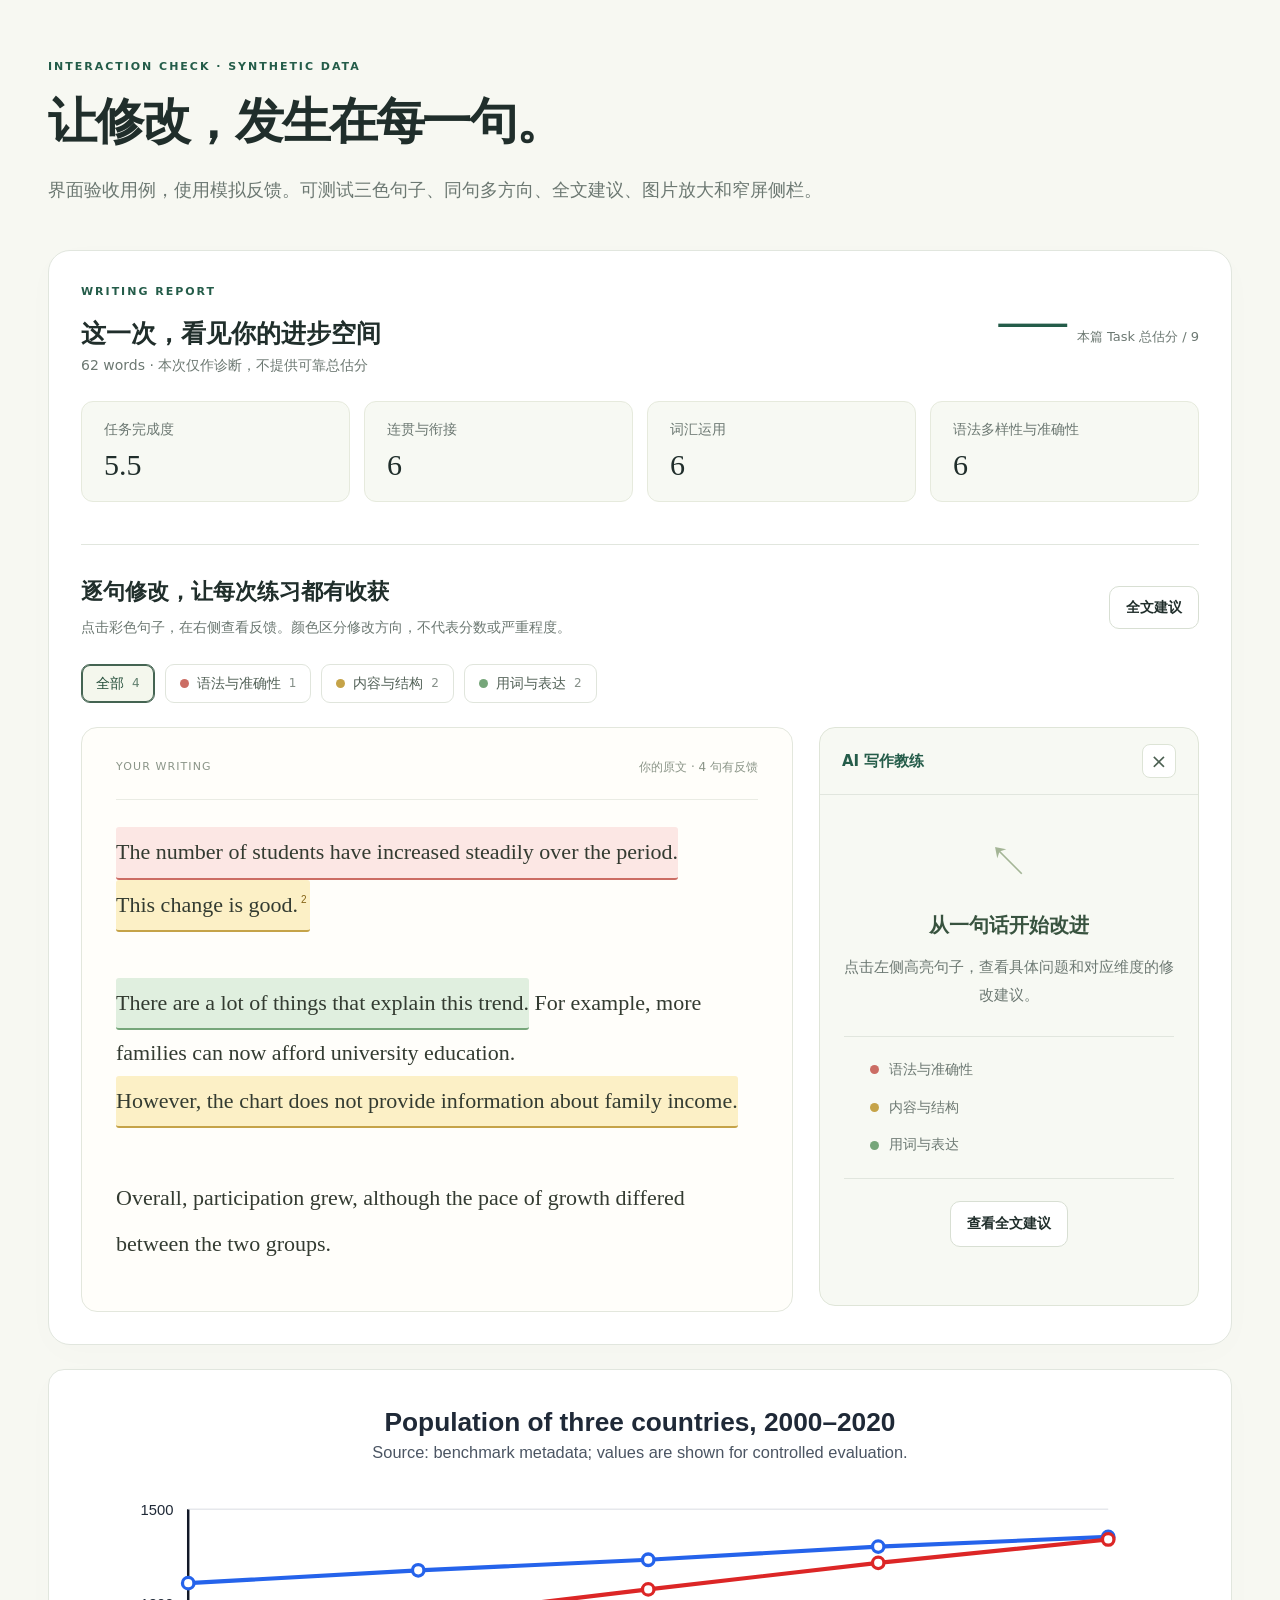
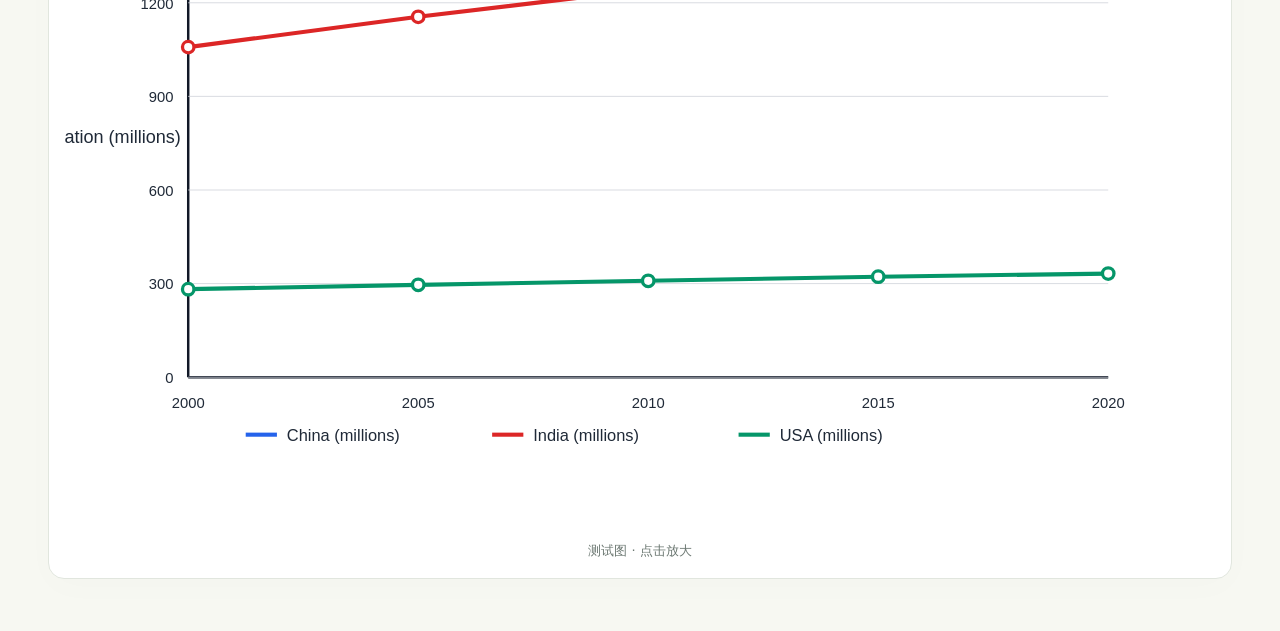
<file: tests/frontend/preview.html>
<!doctype html>
<html lang="zh-CN">
<head><meta charset="utf-8"><meta name="viewport" content="width=device-width, initial-scale=1"><title>界面验收 · 模拟反馈</title><link rel="stylesheet" href="../../frontend/assets/styles.css"></head>
<body>
  <main class="shell">
    <header class="hero"><div><p class="eyebrow">INTERACTION CHECK · SYNTHETIC DATA</p><h1>让修改，发生在每一句。</h1><p class="lede">界面验收用例，使用模拟反馈。可测试三色句子、同句多方向、全文建议、图片放大和窄屏侧栏。</p></div></header>
    <section id="review" class="card essay-review" aria-label="作文逐句反馈"></section>
    <figure class="card daily-chart-figure"><img class="daily-chart-image" src="../fixtures/chart_benchmark/svg/chart_01_population_line.svg" data-zoomable tabindex="0" role="button" aria-label="放大验收题图" alt="验收用图表"><figcaption>测试图 · 点击放大</figcaption></figure>
  </main>
  <script src="../../frontend/assets/feedback.js"></script>
  <script>
  document.addEventListener("DOMContentLoaded", () => {
    const essay = "The number of students have increased steadily over the period. This change is good.\n\nThere are a lot of things that explain this trend. For example, more families can now afford university education. However, the chart does not provide information about family income.\n\nOverall, participation grew, although the pace of growth differed between the two groups.";
    const report = { word_count: 62, essay_band_estimate: null, criterion_results: [
      { criterion: "task_achievement", band: 5.5, rationale: "已经提供总体趋势，但需要区分图表事实与额外推测。", strengths: ["有独立概览。"], issues: [{ quote: "However, the chart does not provide information about family income.", explanation: "前一句关于家庭收入的原因分析超出了图表提供的信息。" }], improvements: ["删除图表无法支持的因果解释，用具体数据比较替代。"], task_review: { checks: [{status: "missing", quote: null, explanation: "需要加入两个群体的具体数据比较。"}] } },
      { criterion: "coherence_and_cohesion", band: 6, rationale: "段落清楚，但个别评价与主要趋势之间缺少具体联系。", strengths: ["段落划分清晰。"], issues: [{ quote: "This change is good.", explanation: "这句评价过于笼统，应说明变化的具体内容。" }], improvements: ["用最大增幅或主要对比承接前一句。"] },
      { criterion: "lexical_resource", band: 6, rationale: "可使用更具体的词汇表达分析对象。", strengths: ["steadily 准确描述了趋势。"], issues: [{ quote: "a lot of things", explanation: "表达较口语化，而且没有明确指出讨论对象。" }, { quote: "This change is good.", explanation: "good 缺乏明确含义，可改用描述幅度或方向的具体表达。" }], improvements: ["用 specific factors 等明确表达替代笼统词组，并确认是否需要原因分析。"] },
      { criterion: "grammatical_range_and_accuracy", band: 6, rationale: "句意清楚，需要检查主谓一致。", strengths: ["although 从句使用合理。"], issues: [{ quote: "The number of students have increased", explanation: "主语中心词是单数 number，助动词应使用 has。" }], improvements: ["将 have increased 改为 has increased，并检查其他句子的主语中心词。"] }
    ] };
    WritingFeedback.mount(document.querySelector("#review"), { essay, report });
  });
  </script>
</body>
</html>
</file>
<file: frontend/assets/styles.css>
:root {
  color-scheme: light;
  --ink: #17202f;
  --muted: #687386;
  --line: #e5e9f0;
  --soft: #f5f7fb;
  --blue: #315efb;
  --blue-dark: #2144c7;
  --teal: #0d897d;
  --danger: #b42318;
  font-family: Inter, ui-sans-serif, system-ui, -apple-system, BlinkMacSystemFont, "Segoe UI", sans-serif;
}

* { box-sizing: border-box; }
body { margin: 0; background: #eef2f7; color: var(--ink); }
.shell { width: min(960px, calc(100% - 32px)); margin: 0 auto; padding: 44px 0 56px; }
.hero { display: flex; justify-content: space-between; gap: 32px; align-items: flex-start; margin-bottom: 28px; }
.hero-actions { display: flex; align-items: center; gap: 12px; }
.nav-link { color: var(--blue); font-size: 13px; font-weight: 750; text-decoration: none; white-space: nowrap; }
.eyebrow { margin: 0 0 9px; color: var(--blue); font-size: 11px; font-weight: 800; letter-spacing: .16em; }
h1, h2, h3, p { margin-top: 0; }
h1 { max-width: 600px; margin-bottom: 14px; font-size: clamp(30px, 5vw, 52px); line-height: 1.06; letter-spacing: -.04em; }
h2 { margin-bottom: 0; font-size: 23px; letter-spacing: -.02em; }
.lede { max-width: 640px; color: var(--muted); font-size: 16px; line-height: 1.7; }
.model-pill, .academic-badge { display: inline-flex; align-items: center; gap: 8px; border-radius: 999px; background: #e4ebff; color: #2949b9; padding: 9px 13px; font-size: 12px; font-weight: 750; white-space: nowrap; }
.status-dot { width: 8px; height: 8px; border-radius: 50%; background: #24a36c; box-shadow: 0 0 0 4px #c9f1dc; }
.card { border: 1px solid var(--line); border-radius: 18px; background: #fff; box-shadow: 0 14px 36px rgba(35, 50, 77, .07); }
.form-card { padding: 28px; }
.section-heading { display: flex; justify-content: space-between; align-items: center; gap: 16px; margin-bottom: 24px; }
.task-switch { display: grid; grid-template-columns: 1fr 1fr; gap: 6px; padding: 5px; margin-bottom: 23px; border-radius: 12px; background: var(--soft); }
.task-button, .secondary-button, .text-button { border: 0; cursor: pointer; font: inherit; }
.task-button { padding: 12px; border-radius: 9px; background: transparent; color: var(--muted); font-weight: 750; }
.task-button.active { background: #fff; color: var(--blue); box-shadow: 0 2px 8px rgba(33, 53, 91, .09); }
.upload-zone { display: grid; place-items: center; gap: 8px; min-height: 165px; padding: 22px; border: 1.5px dashed #b8c4dd; border-radius: 14px; background: #f8faff; color: var(--muted); text-align: center; cursor: pointer; transition: .2s ease; }
.upload-zone:hover { border-color: var(--blue); background: #f2f5ff; }
.upload-zone input { display: none; }
.upload-icon { display: grid; place-items: center; width: 36px; height: 36px; border-radius: 50%; background: #e4ebff; color: var(--blue); font-size: 22px; font-weight: 800; }
.upload-zone strong { color: var(--ink); }
.preview-wrap { display: flex; align-items: center; gap: 12px; margin: 12px 0 22px; }
.preview-wrap img { max-height: 180px; max-width: 100%; border-radius: 10px; border: 1px solid var(--line); }
.hidden { display: none !important; }
.text-button { padding: 0; background: transparent; color: var(--blue); font-size: 13px; font-weight: 700; }
.field-label { display: block; margin: 24px 0 9px; font-size: 14px; font-weight: 750; }
textarea { width: 100%; resize: vertical; border: 1px solid #ccd4e2; border-radius: 12px; padding: 14px; color: var(--ink); font: inherit; line-height: 1.65; outline: none; }
textarea:focus { border-color: var(--blue); box-shadow: 0 0 0 3px #dfe6ff; }
.form-meta { display: flex; justify-content: space-between; margin: 8px 2px 21px; color: var(--muted); font-size: 12px; }
.primary-button { display: flex; justify-content: center; align-items: center; gap: 10px; width: 100%; border: 0; border-radius: 11px; padding: 14px 18px; background: var(--blue); color: #fff; font: inherit; font-weight: 800; cursor: pointer; }
.primary-button:hover { background: var(--blue-dark); }
.primary-button:disabled { opacity: .65; cursor: wait; }
.primary-button.compact { width: auto; padding: 10px 15px; font-size: 13px; }
.spinner { width: 16px; height: 16px; border: 2px solid rgba(255,255,255,.5); border-top-color: #fff; border-radius: 50%; animation: spin .7s linear infinite; }
@keyframes spin { to { transform: rotate(360deg); } }
.error-message { margin: 14px 0 0; color: var(--danger); font-size: 13px; line-height: 1.5; }
.result-section { margin-top: 42px; }
.result-heading { margin-bottom: 17px; }
.secondary-button { border: 1px solid #ccd4e2; border-radius: 9px; padding: 9px 13px; background: #fff; color: var(--ink); font-size: 13px; font-weight: 750; }
.result-card { margin-top: 14px; padding: 22px 24px; }
.result-card h3 { margin-bottom: 13px; font-size: 16px; }
.result-card h3.subheading { margin-top: 24px; }
.recognized-question { white-space: pre-wrap; line-height: 1.7; color: #2c3648; }
.uncertain { margin: 12px 0 0; padding: 10px 12px; border-radius: 9px; background: #fff8e7; color: #855d00; font-size: 13px; }
.score-overview { display: flex; align-items: baseline; gap: 10px; margin-bottom: 18px; }
.band { color: var(--blue); font-size: 42px; font-weight: 850; letter-spacing: -.05em; }
.band-label { color: var(--muted); font-size: 13px; }
.criterion-grid { display: grid; grid-template-columns: repeat(4, 1fr); gap: 9px; }
.criterion { padding: 12px; border-radius: 10px; background: var(--soft); }
.criterion-name { display: block; min-height: 32px; color: var(--muted); font-size: 11px; line-height: 1.35; }
.criterion-band { display: block; margin-top: 7px; font-size: 22px; font-weight: 800; }
.result-list { margin: 0; padding-left: 20px; color: #445064; line-height: 1.7; }
.result-list li + li { margin-top: 6px; }
.warning-list li { color: #855d00; }
.visual-json { overflow: auto; max-height: 360px; margin: 0; padding: 14px; border-radius: 10px; background: #17202f; color: #dce5ff; font: 12px/1.55 ui-monospace, SFMono-Regular, Consolas, monospace; }
.sample { padding: 13px 0; border-top: 1px solid var(--line); }
.sample:first-of-type { border-top: 0; padding-top: 0; }
.sample-title { font-weight: 750; }
.sample-excerpt { margin: 5px 0 0; color: var(--muted); font-size: 13px; line-height: 1.55; }
footer { margin-top: 28px; color: #8a94a5; text-align: center; font-size: 12px; }
.daily-card { padding: 24px 28px; }
.daily-toolbar { display: flex; align-items: center; justify-content: space-between; gap: 14px; }
.muted { color: var(--muted); font-size: 13px; }
.timer { min-width: 92px; border-radius: 10px; padding: 10px 14px; background: #17202f; color: #fff; font: 800 20px/1 ui-monospace, SFMono-Regular, Consolas, monospace; text-align: center; }
.timer-expired { background: var(--danger); }
.daily-items { display: grid; gap: 18px; margin-top: 22px; }
.daily-item { padding: 24px 28px; }
.daily-item-heading { display: flex; justify-content: space-between; align-items: flex-start; gap: 18px; }
.daily-item-heading h2 { font-size: 20px; }
.word-target { color: var(--muted); font-size: 12px; white-space: nowrap; }
.daily-question { margin: 15px 0 0; padding: 14px; border-left: 3px solid var(--blue); border-radius: 0 9px 9px 0; background: #f6f8fc; color: #33405a; line-height: 1.65; }
.daily-chart-figure { margin: 18px 0 4px; padding: 14px; border: 1px solid var(--line); border-radius: 12px; background: #fbfcff; text-align: center; }
.daily-chart-image { display: block; width: auto; max-width: 100%; max-height: 620px; margin: 0 auto; object-fit: contain; }
.daily-chart-figure figcaption { margin-top: 10px; color: var(--muted); font-size: 12px; }
.daily-chart-missing { margin: 14px 0 0; padding: 12px; border-radius: 9px; background: #fff8e7; color: #855d00; font-size: 13px; }
.daily-score { display: flex; align-items: baseline; gap: 12px; padding: 12px; border-radius: 9px; background: #eef4ff; color: #2949b9; }
.daily-score strong { font-size: 22px; }
.daily-score span { color: var(--muted); font-size: 12px; }
@media (max-width: 680px) { .hero-actions { align-items: flex-start; flex-direction: column-reverse; gap: 8px; } .daily-card, .daily-item { padding: 20px 16px; } .daily-toolbar { align-items: stretch; flex-direction: column; } .daily-toolbar .primary-button, .daily-toolbar .secondary-button { width: 100%; } .daily-item-heading { display: block; } .word-target { display: block; margin-top: 8px; } }
@media (max-width: 680px) { .shell { width: min(100% - 22px, 960px); padding-top: 26px; } .hero { display: block; } .model-pill { margin-top: 5px; } .form-card { padding: 20px 16px; } .criterion-grid { grid-template-columns: repeat(2, 1fr); } .result-card { padding: 18px 16px; } }

/* Writing studio: generous reading space, quiet surfaces, editorial typography. */
:root { --ink: #202e2b; --muted: #6c7872; --line: #e1e6de; --soft: #f3f5ef; --blue: #245c49; --blue-dark: #164333; --danger: #a93636; font-family: "Segoe UI", "Microsoft YaHei", system-ui, sans-serif; }
body { background: #f7f8f2; font-size: 17px; line-height: 1.6; }
button, a, textarea { -webkit-tap-highlight-color: transparent; }
button:focus-visible, a:focus-visible, [data-zoomable]:focus-visible { outline: 3px solid #386dba; outline-offset: 4px; }
button:disabled { cursor: not-allowed; }
.topbar { width: min(1480px, calc(100% - 96px)); margin: auto; min-height: 106px; display: flex; justify-content: space-between; align-items: center; border-bottom: 1px solid var(--line); gap: 24px; }
.brand { display: flex; align-items: center; gap: 14px; color: var(--ink); text-decoration: none; font-size: 22px; font-weight: 800; line-height: 1.2; letter-spacing: .02em; }
.brand-mark { display: grid; place-items: center; width: 50px; height: 50px; border-radius: 14px; background: var(--blue); color: #fff; font: italic 34px Georgia, serif; }
.brand-subtitle { display: block; font-size: 9px; letter-spacing: .18em; margin-top: 5px; color: var(--muted); }
.topbar-links { display: flex; gap: 34px; align-items: center; }
.topbar-links a { color: var(--muted); text-decoration: none; padding: 12px 0; font-size: 15px; font-weight: 600; }
.topbar-links a[aria-current] { color: var(--blue); border-bottom: 2px solid var(--blue); }
.topbar-links a span { margin-left: 9px; }
.shell { width: min(1480px, calc(100% - 96px)); padding: 58px 0 48px; }
.hero { margin-bottom: 42px; gap: 48px; align-items: center; }
.eyebrow { font-size: 11px; letter-spacing: .18em; font-weight: 750; margin-bottom: 15px; }
h1 { max-width: 930px; font-size: clamp(34px, 3.8vw, 60px); line-height: 1.25; letter-spacing: -.045em; margin-bottom: 22px; font-weight: 750; }
.heading-dot { color: #91ac7d; margin-left: 6px; }
.lede { max-width: 800px; font-size: 18px; line-height: 1.9; margin-bottom: 0; }
.hero-note { border-left: 1px solid #cfd9cc; padding-left: 26px; min-width: 200px; display: grid; gap: 13px; color: var(--muted); font-size: 14px; line-height: 1.9; }
.hero-note-number { color: var(--blue); font: 36px/1.1 Georgia, serif; }
h2 { font-size: 27px; }
h3 { font-size: 20px; line-height: 1.5; }
.card { border-radius: 22px; box-shadow: 0 8px 35px #263c2b04; }
.form-card, .daily-item { padding: 36px 40px; }
.section-heading { margin-bottom: 30px; }
.academic-badge { background: #eaf0e5; color: var(--blue); padding: 9px 18px; font-size: 13px; }
.task-switch { max-width: 360px; border: 1px solid var(--line); margin-bottom: 36px; }
.task-button { font-size: 16px; }
.task-button.active { color: var(--blue); }
.writing-layout, .daily-writing-layout { display: grid; grid-template-columns: minmax(0, 1fr) minmax(0, 1.08fr); gap: 40px; align-items: start; }
.question-panel, .writing-panel { min-width: 0; }
.panel-heading { display: flex; gap: 14px; align-items: flex-start; margin-bottom: 24px; }
.panel-heading h3 { margin: 0 0 5px; font-size: 20px; }
.panel-heading p { margin: 0; font-size: 14px; }
.step-number { display: grid; place-items: center; flex: 0 0 36px; height: 36px; border-radius: 50%; background: #f0f3eb; color: var(--blue); font-size: 13px; font-weight: 700; }
.upload-zone { min-height: 250px; border-radius: 16px; border-color: #c9d4c3; background: #f8faf5; gap: 12px; padding: 32px 22px; }
.upload-zone:hover { background: #eff4e9; border-color: var(--blue); }
.upload-zone strong { font-size: 19px; }
.upload-zone > span:last-child { font-size: 14px; }
.upload-icon { background: #e9efdf; color: var(--blue); width: 50px; height: 50px; font-size: 27px; }
.question-tip { font-size: 14px; color: var(--muted); margin: 18px 0 0; }
.preview-wrap { flex-direction: column; align-items: stretch; margin-top: 20px; }
.preview-wrap img { display: block; width: 100%; max-width: 100%; max-height: none; object-fit: contain; background: #fff; padding: 10px; border-radius: 14px; }
[data-zoomable] { cursor: zoom-in; }
.text-button { align-self: flex-end; font-size: 14px; padding: 5px 0; }
.field-label { font-size: 15px; margin: 0 0 12px; }
textarea { min-height: 470px; padding: 24px 26px; font: 21px/1.95 Georgia, "Times New Roman", serif; border-color: #dae1d5; background: #fdfefb; border-radius: 16px; }
textarea::placeholder { color: #9aa49a; font: 18px/1.9 "Segoe UI", "Microsoft YaHei", sans-serif; }
textarea:focus { border-color: #628665; box-shadow: 0 0 0 3px #e9efdf; }
textarea:disabled { opacity: 1; background: #f3f5ef; color: #526157; }
.form-meta { gap: 16px; font-size: 13px; margin: 12px 0 24px; }
.primary-button { min-height: 54px; border-radius: 12px; font-size: 16px; font-weight: 650; }
.primary-button.compact { min-height: 46px; font-size: 15px; padding: 11px 23px; }
.secondary-button { font-size: 14px; min-height: 42px; padding: 9px 16px; border-color: #d8dfd3; border-radius: 10px; }
.secondary-button:hover { background: #f3f6ee; }
.error-message { font-size: 15px; }
.muted { font-size: 14px; line-height: 1.75; }
.result-section { margin-top: 55px; scroll-margin-top: 20px; }
.result-card { padding: 28px 32px; margin-top: 20px; }
.result-card h3 { font-size: 20px; }
.recognized-question { font-size: 19px; line-height: 1.9; }
.uncertain { font-size: 15px; background: #fbf3dc; }
.visual-json { font-size: 14px; }
.result-list { font-size: 16px; line-height: 1.9; }
.sample-excerpt { font-size: 18px; line-height: 1.9; }
.daily-card { padding: 28px 36px; }
.daily-card .section-heading { margin-bottom: 20px; }
.timer { font-size: 32px; min-width: 136px; background: var(--blue); padding: 14px 18px; border-radius: 12px; }
.timer-expired { background: var(--danger); }
.daily-toolbar { justify-content: flex-start; flex-wrap: wrap; }
.daily-toolbar > .muted { margin-right: auto; }
.daily-items { gap: 32px; margin-top: 32px; }
.daily-item-heading { margin-bottom: 28px; padding-bottom: 24px; border-bottom: 1px solid var(--line); }
.daily-item-heading h2 { font-size: 26px; }
.word-target { background: #f2f5eb; padding: 7px 12px; border-radius: 7px; font-size: 13px; }
.daily-question { margin: 0; padding: 24px; font: 20px/1.85 Georgia, "Times New Roman", serif; border-left-color: #78966a; background: #f5f7f0; }
.daily-chart-figure { padding: 16px; border-radius: 16px; margin-top: 24px; background: white; }
.daily-chart-image { width: 100%; max-height: none; }
.daily-chart-figure figcaption { font-size: 13px; margin-top: 16px; }
.daily-result { border-top: 1px solid var(--line); padding-top: 32px; margin-top: 30px; }
.daily-learning { margin-top: 28px; }
.daily-improvement { border-radius: 16px; background: #f5f7ef; padding: 28px; }
.daily-improvement h3 { color: var(--blue); font-size: 22px; }
.daily-improvement .sample { border-color: #d9e2d0; margin-top: 20px; padding-top: 20px; }
.essay-review { padding: 32px; margin-top: 24px; min-width: 0; }
.daily-result .essay-review { padding: 0; margin-top: 0; }
.review-score { display: flex; justify-content: space-between; align-items: center; gap: 24px; }
.review-score h3 { font-size: 25px; margin-bottom: 0; font-weight: 650; }
.review-band { display: flex; gap: 14px; align-items: baseline; flex-shrink: 0; }
.review-band strong { color: var(--blue); font: 68px/1 Georgia, serif; letter-spacing: -.06em; }
.review-band span { font-size: 13px; color: var(--muted); }
.overall-feedback { background: #f3f7ed; border-left: 3px solid #78966a; border-radius: 0 12px 12px 0; padding: 20px 24px; margin: 24px 0; }
.overall-feedback h4 { color: var(--blue); margin: 0 0 8px; font-size: 16px; }
.overall-feedback p { margin: 0; font-size: 17px; line-height: 1.9; }
.criterion-grid { gap: 14px; margin-top: 24px; }
.criterion { padding: 18px 22px; border: 1px solid #e6eadd; border-radius: 12px; background: #f7f9f3; }
.criterion-name { font-size: 14px; min-height: auto; }
.criterion-band { font: 30px/1.2 Georgia, serif; margin-top: 8px; }
.review-toolbar { display: flex; justify-content: space-between; align-items: center; gap: 20px; margin-top: 42px; padding-top: 30px; border-top: 1px solid var(--line); }
.review-toolbar h3 { margin-bottom: 7px; font-size: 22px; }
.review-toolbar p { margin-bottom: 0; }
.review-toolbar > button { flex-shrink: 0; }
.review-filters { display: flex; flex-wrap: wrap; gap: 10px; margin: 24px 0; }
.filter-chip { display: inline-flex; align-items: center; gap: 8px; padding: 9px 14px; border: 1px solid #e0e5dc; border-radius: 9px; font-family: inherit; font-size: 14px; line-height: 1.4; background: #fff; color: #526157; cursor: pointer; }
.filter-chip > span:last-child { font-size: 12px; opacity: .7; }
.filter-chip.active { border-color: #446452; box-shadow: inset 0 0 0 1px #446452; background: #f4f7ed; color: #244e3a; }
.direction-dot { display: inline-block; width: 9px; height: 9px; border-radius: 50%; flex-shrink: 0; background: currentColor; }
.accuracy { --note-bg: #fce7e4; --note-line: #cb6d64; --note-ink: #953d36; }
.structure { --note-bg: #fcf0c6; --note-line: #c5a348; --note-ink: #836214; }
.expression { --note-bg: #e0efdf; --note-line: #76a67a; --note-ink: #346b41; }
.filter-chip .direction-dot, .direction-key .direction-dot { background: var(--note-line); }
.review-notice { padding: 18px; border-radius: 10px; color: #726238; background: #faf5e6; font-size: 15px; }
.review-workspace { display: grid; grid-template-columns: minmax(0, 1fr) 380px; gap: 26px; align-items: start; }
.essay-paper { border: 1px solid #e3e7dd; border-radius: 16px; background: #fffefa; padding: 30px 34px 44px; min-width: 0; }
.paper-heading { display: flex; gap: 15px; justify-content: space-between; padding-bottom: 22px; margin-bottom: 27px; border-bottom: 1px solid #eaece4; font-size: 11px; letter-spacing: .1em; color: #8b9588; }
.paper-heading span:last-child { letter-spacing: 0; font-size: 12px; }
.annotated-essay { white-space: pre-wrap; overflow-wrap: anywhere; font: 22px/2.1 Georgia, "Times New Roman", serif; color: #333b31; }
.essay-sentence { display: inline; position: relative; padding: 2px 0; border: 0; border-bottom: 2px solid var(--note-line); border-radius: 3px; background: var(--note-bg); color: inherit; font: inherit; text-align: left; white-space: pre-wrap; cursor: pointer; box-decoration-break: clone; -webkit-box-decoration-break: clone; }
.essay-sentence:hover { filter: brightness(.96); }
.essay-sentence.selected { box-shadow: 0 0 0 2px var(--note-line); }
.annotation-count { font: 10px/1 sans-serif; color: var(--note-ink); padding: 0 3px; }
.annotation-count::after { content: attr(data-count); }
.feedback-sidebar { position: sticky; top: 24px; border: 1px solid #dfe5d8; border-radius: 16px; background: #f7f9f3; min-width: 0; }
.sidebar-heading { display: flex; justify-content: space-between; align-items: center; gap: 12px; border-bottom: 1px solid var(--line); padding: 16px 22px; font-size: 15px; font-weight: 650; color: var(--blue); }
.icon-button { display: inline-grid; place-items: center; width: 34px; height: 34px; border: 1px solid #dde4d6; border-radius: 8px; background: #fff; color: #4c6052; font-family: inherit; font-size: 20px; line-height: 1; cursor: pointer; }
.icon-button:disabled { opacity: .35; }
.feedback-body { padding: 24px; overflow-y: auto; max-height: calc(100dvh - 130px); overscroll-behavior: contain; font-size: 15px; line-height: 1.85; overflow-wrap: anywhere; }
.feedback-body h4 { margin: 0 0 10px; font-size: 17px; }
.feedback-body ul { padding-left: 20px; margin: 10px 0 0; }
.feedback-body li + li { margin-top: 12px; }
.feedback-empty { padding: 22px 0 34px; text-align: center; color: var(--muted); }
.feedback-empty-icon { display: block; margin-bottom: 24px; font: 42px/1 Georgia, serif; color: #a4b596; }
.feedback-empty h4 { color: #38533f; font-size: 20px; }
.feedback-empty p { margin-bottom: 26px; }
.direction-key { display: grid; gap: 12px; text-align: left; padding: 20px 26px; margin-bottom: 22px; border-top: 1px solid var(--line); border-bottom: 1px solid var(--line); }
.direction-key > span { display: flex; align-items: center; gap: 10px; font-size: 14px; }
.feedback-navigation { display: flex; justify-content: space-between; align-items: center; margin-bottom: 24px; color: var(--muted); font-size: 12px; }
.feedback-navigation > div { display: flex; gap: 8px; }
.selected-quote { margin: 0 0 25px; border-left: 3px solid #a4b596; padding: 4px 0 4px 16px; font: 19px/1.75 Georgia, serif; color: #354b38; }
.feedback-note { border-top: 1px solid #e0e6d8; padding: 22px 0 4px; margin-top: 20px; }
.note-label { display: inline-block; padding: 4px 10px; margin-bottom: 16px; color: var(--note-ink); background: var(--note-bg); border-radius: 6px; font-size: 12px; font-weight: 650; }
.quote-context { font-size: 13px; color: var(--muted); }
.feedback-actions { padding: 20px; margin-top: 22px; background: #fff; border: 1px solid #e0e7d8; border-radius: 12px; }
.unlocated-note { border-left: 2px solid #c6cfbd; padding-left: 12px; }
.sidebar-title { font-size: 24px !important; }
.image-dialog { width: min(1400px, 94vw); max-width: 94vw; max-height: 94dvh; border: 1px solid var(--line); border-radius: 18px; padding: 0; box-shadow: 0 20px 100px #172c3040; }
.image-dialog::backdrop { background: #142b24b8; backdrop-filter: blur(5px); }
.image-dialog-toolbar { display: flex; align-items: center; gap: 18px; padding: 16px 22px; border-bottom: 1px solid var(--line); }
.image-dialog-toolbar > span { margin-right: auto; font-size: 13px; color: var(--muted); }
.image-dialog-canvas { max-height: calc(94dvh - 83px); overflow: auto; padding: 24px; background: #f1f3ed; }
.image-dialog-canvas img { display: block; width: 100%; max-height: 76dvh; object-fit: contain; margin: auto; background: white; }
.image-dialog.natural-size img { width: auto; max-width: none; max-height: none; }
footer { margin-top: 42px; font-size: 13px; }
.daily-time-hint { color: var(--muted); font-size: 13px; margin: 20px 0 0; }
.selected-questions { display: grid; grid-template-columns: 1fr 1fr; gap: 14px; margin-top: 24px; }
.selected-question { display: grid; grid-template-columns: auto minmax(0, 1fr) auto; align-items: center; gap: 12px; padding: 16px 18px; border: 1px dashed #d6dfce; border-radius: 12px; background: #fafbf7; }
.selected-question > span { font-size: 12px; color: var(--blue); font-weight: 700; }
.selected-question strong { font-size: 14px; font-weight: 550; overflow-wrap: anywhere; color: var(--muted); }
.selected-question.has-selection { border-style: solid; border-color: #adc19d; background: #f2f6ec; }
.selected-question.has-selection strong { color: var(--ink); }
.selected-question .icon-button { width: 28px; height: 28px; font-size: 17px; }
.question-picker { padding: 36px 40px; margin-top: 28px; scroll-margin-top: 24px; }
.bank-heading { display: flex; justify-content: space-between; align-items: start; gap: 24px; margin-bottom: 28px; }
.bank-heading .muted { margin: 12px 0 0; }
.bank-total { font-size: 13px; color: var(--blue); padding: 9px 14px; border-radius: 8px; background: #edf2e6; white-space: nowrap; }
.bank-controls { display: flex; justify-content: space-between; align-items: center; flex-wrap: wrap; gap: 20px; }
.bank-task-switch { display: flex; padding: 5px; background: #f1f4eb; border: 1px solid var(--line); border-radius: 12px; }
.bank-task-switch button { padding: 12px 24px; border: 0; border-radius: 8px; font: inherit; font-size: 16px; font-weight: 650; color: var(--muted); background: transparent; cursor: pointer; }
.bank-task-switch button.active { color: var(--blue); background: #fff; box-shadow: 0 2px 8px #243c2110; }
.bank-task-switch button span { font-size: 12px; margin-left: 12px; font-weight: 500; }
.bank-search-label { display: flex; align-items: center; gap: 12px; font-size: 13px; color: var(--muted); }
.bank-search { min-width: 260px; padding: 12px 16px; border: 1px solid #d7dfd0; border-radius: 10px; color: var(--ink); background: #fff; font: inherit; font-size: 15px; }
.bank-search:focus { outline: 2px solid #adc19d; outline-offset: 2px; }
.bank-categories { display: flex; flex-wrap: wrap; gap: 9px; padding: 24px 0 0; }
.bank-category { display: flex; align-items: center; gap: 9px; padding: 9px 14px; border: 1px solid #e0e5d9; border-radius: 8px; background: #fff; color: #63735e; font: inherit; font-size: 14px; cursor: pointer; }
.bank-category span { font-size: 11px; color: #819279; }
.bank-category.active { border-color: #426a45; background: #edf3e5; color: var(--blue); box-shadow: inset 0 0 0 1px #426a45; }
.bank-result-count { margin: 16px 0 20px; font-size: 13px; }
.bank-browser { display: grid; grid-template-columns: minmax(270px, .85fr) minmax(0, 1.15fr); align-items: start; gap: 28px; }
.bank-question-list { display: grid; gap: 12px; max-height: 710px; overflow-y: auto; padding: 3px 8px 6px 3px; scrollbar-width: thin; }
.bank-question { width: 100%; text-align: left; padding: 20px 22px; border: 1px solid #e0e6d9; border-radius: 13px; background: #fff; color: var(--ink); font: inherit; cursor: pointer; }
.bank-question:hover { background: #fafcf6; border-color: #bacbb0; }
.bank-question.is-preview { border-color: #537b4e; background: #f4f8ec; box-shadow: inset 0 0 0 1px #537b4e; }
.bank-question-top { display: flex; justify-content: space-between; gap: 12px; font-size: 11px; color: #69825c; margin-bottom: 10px; }
.bank-question strong { display: block; font-size: 18px; line-height: 1.5; font-weight: 600; }
.bank-question-excerpt { display: -webkit-box; -webkit-line-clamp: 2; -webkit-box-orient: vertical; overflow: hidden; font-size: 13px; line-height: 1.8; margin-top: 10px; color: var(--muted); }
.chosen-label { color: var(--blue); font-weight: 650; }
.bank-question-detail { padding: 28px; border: 1px solid #e0e6d9; border-radius: 16px; background: #fcfdf9; min-width: 0; }
.bank-preview-meta { display: flex; justify-content: space-between; align-items: center; gap: 14px; color: var(--muted); font-size: 11px; margin-bottom: 22px; }
.bank-type-label { background: #eaf1e0; color: var(--blue); padding: 5px 11px; border-radius: 6px; }
.bank-question-detail h3 { font-size: 24px; line-height: 1.5; margin-bottom: 18px; }
.bank-full-question { font: 20px/1.8 Georgia, "Times New Roman", serif; color: #3c4936; white-space: pre-wrap; }
.bank-preview-image { padding: 12px; margin: 20px 0 0; border: 1px solid var(--line); border-radius: 12px; background: #fff; }
.bank-preview-image img { display: block; width: 100%; height: auto; }
.bank-preview-image figcaption { color: var(--muted); font-size: 12px; text-align: center; margin-top: 12px; }
.bank-detail-footer { border-top: 1px solid var(--line); padding-top: 20px; margin-top: 24px; }
.bank-detail-footer > span { display: block; font-size: 12px; color: var(--muted); margin-bottom: 14px; }
.bank-confirm:disabled { opacity: 1; background: #e9f0df; color: var(--blue); cursor: default; }
.bank-empty { min-height: 220px; padding: 25px 0; color: var(--muted); }
.bank-list-empty { padding: 24px; color: var(--muted); font-size: 15px; }
.picker-start-rail { position: sticky; bottom: 16px; z-index: 5; display: flex; justify-content: space-between; align-items: center; gap: 20px; padding: 16px 24px; margin: 18px 0 0; border: 1px solid #d9e3cf; border-radius: 14px; background: #fafcf5f5; box-shadow: 0 6px 30px #243d1d12; backdrop-filter: blur(10px); color: var(--blue); font-size: 14px; }
.daily-items { scroll-margin-top: 24px; }
@media (max-width: 850px) {
  .question-picker { padding: 28px 24px; }
  .bank-browser { grid-template-columns: 1fr; gap: 20px; }
  .bank-question-list { max-height: 330px; }
  .bank-question-detail { padding: 24px; }
  .selected-questions { grid-template-columns: 1fr; }
}
@media (max-width: 600px) {
  .question-picker { padding: 24px 18px; }
  .bank-heading { display: block; }
  .bank-total { display: inline-block; margin-top: 18px; }
  .bank-controls { align-items: stretch; }
  .bank-task-switch { width: 100%; }
  .bank-task-switch button { flex: 1; padding: 11px 13px; }
  .bank-task-switch button span { margin-left: 7px; }
  .bank-search-label { width: 100%; }
  .bank-search-label > span { display: none; }
  .bank-search { min-width: 0; width: 100%; }
  .bank-category { padding: 8px 10px; font-size: 12px; }
  .bank-categories { gap: 7px; }
  .bank-question-detail { padding: 20px 16px; }
  .bank-question-detail h3 { font-size: 21px; }
  .bank-full-question { font-size: 19px; }
  .picker-start-rail { padding: 12px 14px; gap: 12px; bottom: 8px; font-size: 12px; }
  .picker-start-rail .primary-button { font-size: 13px; padding: 10px 14px; }
  .selected-question { padding: 13px; gap: 9px; }
}
@media (min-width: 1700px) { .review-workspace { grid-template-columns: minmax(0, 1fr) 420px; } }
@media (max-width: 1100px) {
  .shell, .topbar { width: calc(100% - 48px); }
  .hero-note { display: none; }
  .writing-layout, .daily-writing-layout { gap: 26px; }
  .form-card, .daily-item { padding: 28px; }
  .review-workspace { grid-template-columns: minmax(0, 1fr) 320px; gap: 18px; }
  .essay-paper { padding: 26px; }
  .feedback-body { padding: 20px; }
  .essay-review { padding: 26px; }
}
@media (max-width: 850px) {
  .writing-layout, .daily-writing-layout { grid-template-columns: 1fr; gap: 32px; }
  textarea { min-height: 420px; }
  .review-workspace { grid-template-columns: 1fr; }
  .feedback-sidebar { display: none; }
  .feedback-sidebar.is-open { display: block; position: fixed; top: auto; bottom: 12px; left: 12px; right: 12px; max-height: 65dvh; z-index: 20; box-shadow: 0 -12px 80px #20352930; background: #f8faf4; }
  .feedback-body { max-height: calc(65dvh - 70px); }
}
@media (max-width: 600px) {
  .topbar, .shell { width: calc(100% - 32px); }
  .topbar { min-height: 84px; gap: 12px; }
  .brand { font-size: 17px; gap: 9px; }
  .brand-mark { width: 39px; height: 39px; font-size: 28px; border-radius: 11px; }
  .brand-subtitle { font-size: 7px; }
  .topbar-links { gap: 15px; }
  .topbar-links a { font-size: 13px; }
  .topbar-links a span { display: none; }
  .shell { padding-top: 34px; }
  .hero { margin-bottom: 30px; }
  h1 { font-size: 36px; }
  .lede { font-size: 16px; }
  .form-card, .daily-item, .daily-card { padding: 24px 18px; border-radius: 16px; }
  h2 { font-size: 23px; }
  .academic-badge { padding: 6px 12px; font-size: 12px; }
  textarea { font-size: 20px; padding: 20px; }
  .upload-zone { min-height: 210px; }
  .form-meta { flex-wrap: wrap; gap: 6px; }
  .result-card, .essay-review { padding: 22px 18px; }
  .review-score h3 { font-size: 20px; }
  .review-band { display: grid; gap: 5px; text-align: right; }
  .review-band strong { font-size: 52px; }
  .review-toolbar { align-items: flex-start; }
  .review-toolbar h3 { font-size: 20px; }
  .review-toolbar > button { padding: 8px 10px; font-size: 12px; }
  .criterion-grid { gap: 10px; grid-template-columns: repeat(2, 1fr); }
  .criterion { padding: 14px; }
  .criterion-name { font-size: 12px; }
  .essay-paper { padding: 22px 18px 30px; }
  .annotated-essay { font-size: 20px; line-height: 2; }
  .review-filters { gap: 8px; }
  .filter-chip { padding: 9px 11px; font-size: 12px; }
  .paper-heading { flex-wrap: wrap; }
  .daily-item-heading h2 { font-size: 23px; }
  .daily-question { font-size: 19px; padding: 18px; }
  .daily-chart-figure { padding: 8px; }
  .daily-toolbar .primary-button, .daily-toolbar .secondary-button { width: 100%; }
  .daily-improvement { padding: 22px 18px; }
  .image-dialog-toolbar { flex-wrap: wrap; gap: 10px; padding: 12px; }
  .image-dialog-toolbar > span { display: none; }
  .image-dialog-toolbar .image-size { margin-left: auto; }
  .image-dialog-canvas { padding: 12px; }
}
@media (prefers-reduced-motion: reduce) { *, *::before, *::after { scroll-behavior: auto !important; animation-duration: .01ms !important; transition-duration: .01ms !important; } }
</file>
